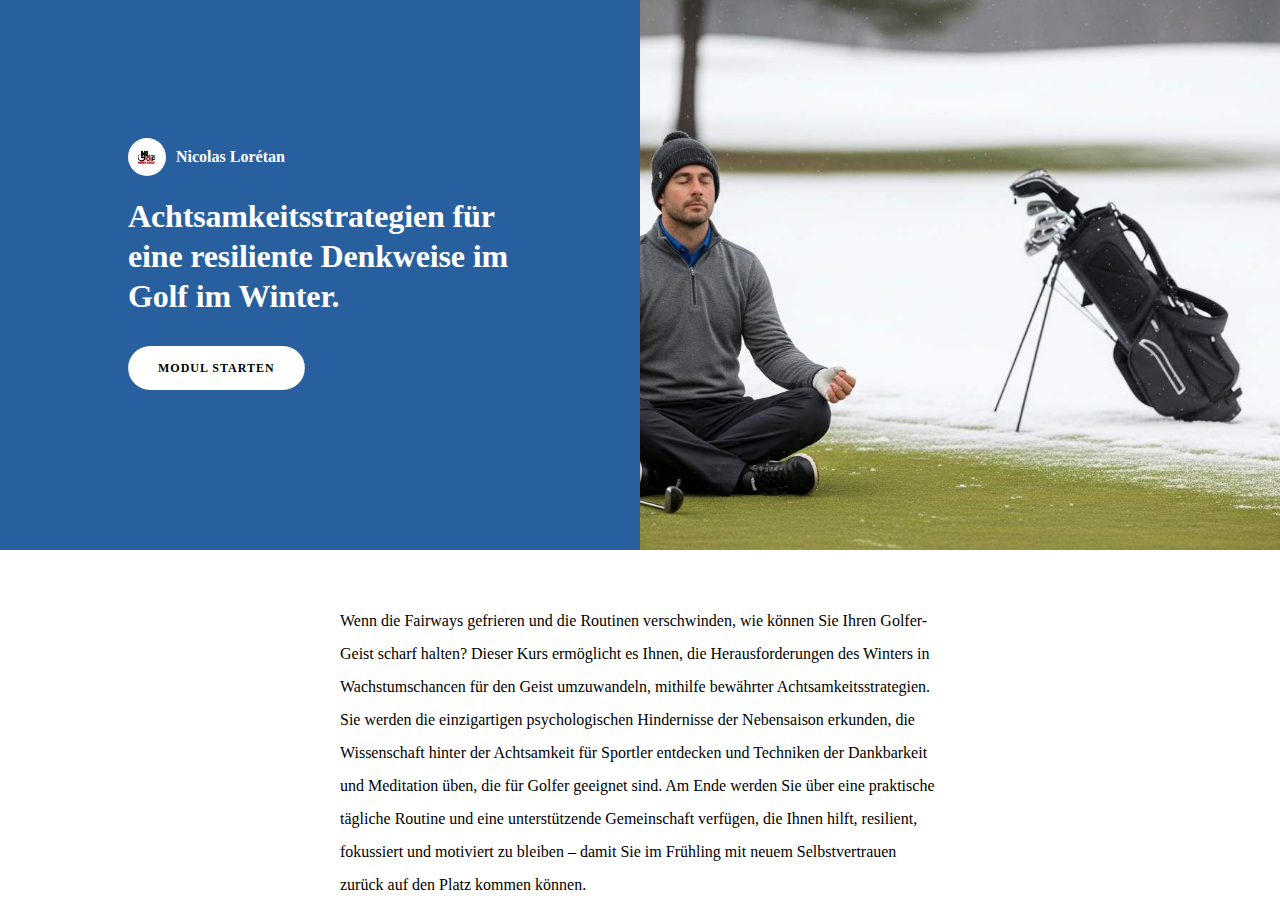
<file: index.html>
<!DOCTYPE html>
<html lang="fr" class="">
  <head>
    <meta http-equiv="X-UA-Compatible" content="IE=edge,chrome=1">
    <meta name="viewport" content="width=device-width, initial-scale=1">
    <meta charset="utf-8">

    <title>Achtsamkeitsstrategien für eine resiliente Denkweise im Golf im Winter.</title>
    <link type="text/css" rel="stylesheet" href="lib/icomoon.css">
    <script type="text/javascript" src="lib/player-0.0.11.min.js"></script>
    <script type="text/javascript" src="lib/lzwcompress.js"></script>

    <!-- Resize Hack -->
    <script type="text/javascript">
      window.resizeTo(screen.width, screen.height);
    </script>
    

    <script id="__ENTRY__" type="application/json">
      {".js":["rise/34b41a7e.js"],".css":["sandbox/4adfab46.css"]}
    </script>

    <script id="__REMOTE_ENTRIES__" type="application/json">
      {"learn_distribution_frontend":{".js":["learn_dist/entry.js"]},"mondrian":{".js":["mondrian/entry.js"]}}
    </script>

    <script>
      (function() {
        const jsonp = {}
        const target = 'raw'

        function shouldLoad() {
          if(['raw', 'review', 'tincan', 'xapi'].includes(target))
            return true

          return window.location.protocol === 'file:'
            || (window !== window.parent && typeof window.parent.IsLmsPresent === 'function')
        }

        function loadModule(manifest) {
          const p = []

          if (manifest['.css'] != null) {
            for (var idx = 0; idx < manifest['.css'].length; idx++) {
              p.push(new Promise((resolve, reject) => {
                var link = document.createElement('link')
                link.onload = resolve
                link.onerror = reject
                link.rel = 'stylesheet'
                link.href = 'lib/' + manifest['.css'][idx]
                document.body.appendChild(link)
              }))
            }
          }

          if (manifest['.js'] != null) {
            for (var idx = 0; idx < manifest['.js'].length; idx++) {
              p.push(new Promise((resolve, reject) => {
                var script = document.createElement('script')
                script.onload = resolve
                script.onerror = reject
                script.src = 'lib/' + manifest['.js'][idx]
                document.body.appendChild(script)
              }))
            }
          }

          return Promise.all(p)
        }

        function deserialize(str) {
          const buffer = Uint8Array.from(atob(str), c => c.charCodeAt(0))
          const json = new TextDecoder().decode(buffer)
          const result = JSON.parse(json)
          return result
        }

        function __preventLoad() {
          let appDiv = document.getElementById('app')
          let errMsgSpan = document.createElement('span')
          let errMsgText = document.createTextNode('Error: Content launched outside of a supported LMS enviroment.')

          errMsgSpan.appendChild(errMsgText)
          appDiv.appendChild(errMsgSpan)

          throw new Error("Content launched outside of a supported LMS enviroment.")
        }

        function __loadEntry() {
          return loadModule(JSON.parse(document.getElementById('__ENTRY__').textContent))
        }

        function __loadRemoteEntry(name) {
          const manifest = JSON.parse(document.getElementById('__REMOTE_ENTRIES__').textContent)
          if (manifest[name] == null) throw new Error(`Missing manifest for remote entry "${name}".`)
          return loadModule(manifest[name])
        }

        async function __fetchCourse() {
          return Promise.resolve(deserialize("[base64]/4oCcIG9kZXIg4oCeS2FubiBpY2ggbWVpbiBOaXZlYXUgd2llZGVyZXJsYW5nZW4/[base64]/[base64]/[base64]/[base64]/[base64]/[base64]/[base64]/[base64]"))
        }

        window.__loadEntry = shouldLoad() ? __loadEntry : __preventLoad
        window.__loadRemoteEntry = __loadRemoteEntry
        window.__fetchCourse = __fetchCourse
      })()
    </script>
  </head>
  <body>
    <div id="app"></div>
    <script type="text/javascript">
  (function(root) {
    window.partnerContent = [];

    function isExport() {
      return true;
    }

    function resolvePath(path) {
      return ('assets/').concat(path);
    }

    function resolveFontPath(font) {
      return ('lib/fonts/').concat(font.key.split('/').reverse()[0]);
    }

    root.Runtime = {
      fetch: window.__fetchCourse,
      isExport: isExport,
      resolvePath: resolvePath,
      resolveFontPath: resolveFontPath
    };
  }(window));
</script>

    
    <script>__loadEntry()</script>
    
  </body>
</html>
</file>
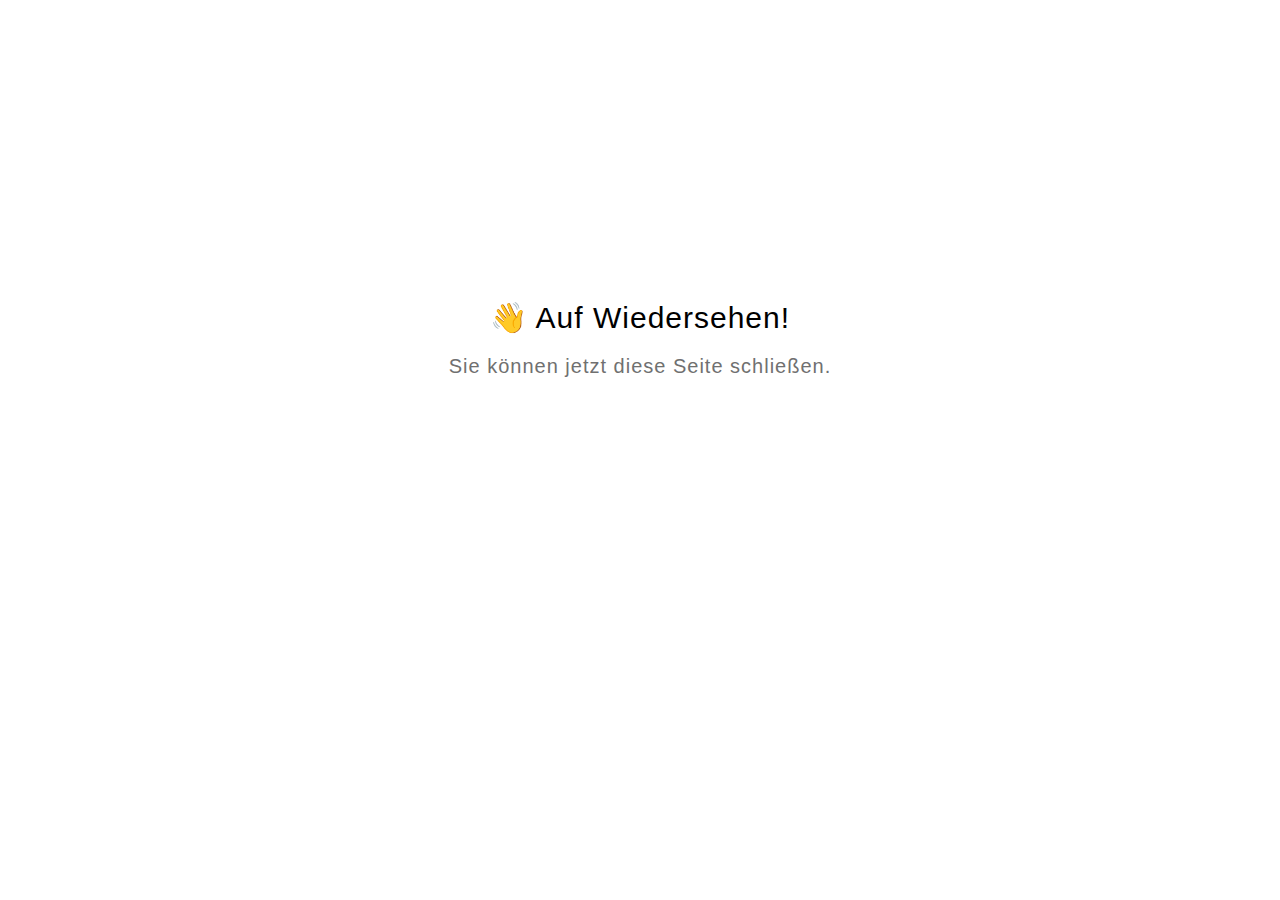
<file: goodbye.html>
<!DOCTYPE html>
<html lang="en">
  <head>
    <title>Goodbye</title>
    <meta charset="utf-8" lang="fr">
    <style>
      html {
        font-size: 20px;
        font-family: 'lato', sans-serif;
        font-weight: lighter;
        letter-spacing: 0.05rem;
      }

      .goodbye-container {
        text-align: center;
        margin-top: 15rem;
      }

      .bye-message {
        font-size: 1.5rem;
      }

      .exit-text {
        color: #707070;
        margin-top: 1rem;
      }
    </style>
  </head>
  <body>
    <div class="goodbye-container">
      <div class="bye-message">👋 Auf Wiedersehen!</div>
      <div class="exit-text">Sie können jetzt diese Seite schließen.</div>
    </div>
  </body>
</html>
</file>
<file: lib/icomoon.css>
@font-face {
	font-family: 'icomoon';
	src:  url('fonts/icomoon.ttf') format('truetype'),
				url('fonts/icomoon.woff') format('woff');
	font-weight: normal;
	font-style: normal;
}

[class^="icon-"], [class*=" icon-"] {
	/* use !important to prevent issues with browser extensions that change fonts */
	font-family: 'icomoon' !important;
	speak: none;
	font-style: normal;
	font-weight: normal;
	font-variant: normal;
	text-transform: none;
	line-height: 1;

	/* Better Font Rendering =========== */
	-webkit-font-smoothing: antialiased;
	-moz-osx-font-smoothing: grayscale;
}

.icon-edit-author-name:before {
	content: "\e976";
}
.icon-lock:before {
	content: "\e977";
}
.icon-checkmark-valid:before {
	content: "\e95d";
}
.icon-close-media-panel:before {
	content: "\e95e";
}
.icon-trash4:before {
	content: "\e95f";
}
.icon-x-invalid-url:before {
	content: "\e960";
}
.icon-attach2:before {
	content: "\e961";
}
.icon-bold:before {
	content: "\e962";
}
.icon-fontcolor:before {
	content: "\e963";
}
.icon-fontsize:before {
	content: "\e964";
}
.icon-italic:before {
	content: "\e965";
}
.icon-link:before {
	content: "\e966";
}
.icon-orderedlist:before {
	content: "\e967";
}
.icon-quote:before {
	content: "\e968";
}
.icon-unorderedlist:before {
	content: "\e969";
}
.icon-feedback:before {
	content: "\e910";
}
.icon-review:before {
	content: "\e911";
}
.icon-customizable:before {
	content: "\e908";
}
.icon-design:before {
	content: "\e909";
}
.icon-interactions:before {
	content: "\e90a";
}
.icon-questions:before {
	content: "\e90b";
}
.icon-scenarios2:before {
	content: "\e90c";
}
.icon-slides:before {
	content: "\e90d";
}
.icon-desktop:before {
	content: "\e902";
}
.icon-expressions:before {
	content: "\e903";
}
.icon-poses:before {
	content: "\e904";
}
.icon-retina:before {
	content: "\e905";
}
.icon-scenarios:before {
	content: "\e906";
}
.icon-transparency:before {
	content: "\e907";
}
.icon-Master-01:before {
	content: "\e934";
}
.icon-Master-02:before {
	content: "\e93a";
}
.icon-Master-03:before {
	content: "\e939";
}
.icon-Master-04:before {
	content: "\e936";
}
.icon-Master-05:before {
	content: "\e93b";
}
.icon-Master-06:before {
	content: "\e935";
}
.icon-Master-07:before {
	content: "\e937";
}
.icon-Master-08:before {
	content: "\e938";
}
.icon-Master-09:before {
	content: "\e922";
}
.icon-Master-10:before {
	content: "\e926";
}
.icon-Master-11:before {
	content: "\e924";
}
.icon-Master-12:before {
	content: "\e928";
}
.icon-Master-13:before {
	content: "\e923";
}
.icon-Master-14:before {
	content: "\e925";
}
.icon-Master-15:before {
	content: "\e929";
}
.icon-Master-16:before {
	content: "\e927";
}
.icon-Master-17:before {
	content: "\e92b";
}
.icon-Master-18:before {
	content: "\e92c";
}
.icon-Master-19:before {
	content: "\e92d";
}
.icon-Master-20:before {
	content: "\e92e";
}
.icon-Master-21:before {
	content: "\e92f";
}
.icon-Master-22:before {
	content: "\e930";
}
.icon-Master-23:before {
	content: "\e931";
}
.icon-Master-24:before {
	content: "\e932";
}
.icon-Master-25:before {
	content: "\e933";
}
.icon-Master-26:before {
	content: "\e92a";
}
.icon-check-circle:before {
	content: "\e803";
}
.icon-trash:before {
	content: "\e804";
}
.icon-rotation:before {
	content: "\e91a";
}
.icon-vector:before {
	content: "\e91b";
}
.icon-mute:before {
	content: "\e90e";
}
.icon-volume:before {
	content: "\e90f";
}
.icon-logo:before {
	content: "\e805";
}
.icon-share:before {
	content: "\e801";
}
.icon-sorting:before {
	content: "\e91c";
}
.icon-more:before {
	content: "\e91d";
}
.icon-copy:before {
	content: "\e951";
}
.icon-clock:before {
	content: "\e915";
}
.icon-quotes-left:before {
	content: "\e918";
}
.icon-list-numbered:before {
	content: "\e916";
}
.icon-list2:before {
	content: "\e917";
}
.icon-plus:before {
	content: "\e60a";
}
.icon-info:before {
	content: "\e974";
}
.icon-cross:before {
	content: "\e913";
}
.icon-checkmark:before {
	content: "\e975";
}
.icon-arrow-up2:before {
	content: "\e959";
}
.icon-arrow-down2:before {
	content: "\e95a";
}
.icon-sort-alpha-asc:before {
	content: "\e912";
}
.icon-rtf:before {
	content: "\e94b";
}
.icon-doc:before {
	content: "\e94a";
}
.icon-pdf:before {
	content: "\e94c";
}
.icon-ppt:before {
	content: "\e94d";
}
.icon-file:before {
	content: "\e94e";
}
.icon-xls:before {
	content: "\e94f";
}
.icon-zip:before {
	content: "\e950";
}
.icon-file-alt:before {
	content: "\e944";
}
.icon-doc-alt:before {
	content: "\e943";
}
.icon-pdf-alt:before {
	content: "\e945";
}
.icon-ppt-alt:before {
	content: "\e946";
}
.icon-rtf-alt:before {
	content: "\e947";
}
.icon-xls-alt:before {
	content: "\e948";
}
.icon-zip-alt:before {
	content: "\e949";
}
.icon-attach:before {
	content: "\e942";
}
.icon-reload:before {
	content: "\e941";
}
.icon-trash2:before {
	content: "\e60d";
}
.icon-arrow-left:before {
	content: "\e608";
}
.icon-arrow-right:before {
	content: "\e609";
}
.icon-check-alt:before {
	content: "\e606";
}
.icon-password-view:before {
	content: "\e972";
}
.icon-password-hide:before {
	content: "\e973";
}
.icon-view-grid:before {
	content: "\e96c";
}
.icon-grid-view:before {
	content: "\e96c";
}
.icon-view-list:before {
	content: "\e96d";
}
.icon-list-view:before {
	content: "\e96d";
}
.icon-blocks:before {
	content: "\e95b";
}
.icon-list3:before {
	content: "\e95c";
}
.icon-export:before {
	content: "\e958";
}
.icon-screencast:before {
	content: "\e957";
}
.icon-cursor:before {
	content: "\e956";
}
.icon-documents:before {
	content: "\e952";
}
.icon-duplicate:before {
	content: "\e952";
}
.icon-trash3:before {
	content: "\e953";
}
.icon-Article:before {
	content: "\e93c";
}
.icon-Interaction:before {
	content: "\e93d";
}
.icon-Quiz:before {
	content: "\e93e";
}
.icon-Video:before {
	content: "\e93f";
}
.icon-trashcan:before {
	content: "\e921";
}
.icon-marker_style:before {
	content: "\e920";
}
.icon-photo:before {
	content: "\e91f";
}
.icon-microphone:before {
	content: "\e91e";
}
.icon-plus2:before {
	content: "\e800";
}
.icon-processing:before {
	content: "\e607";
}
.icon-menu:before {
	content: "\e602";
}
.icon-headset:before {
	content: "\e603";
}
.icon-list:before {
	content: "\e604";
}
.icon-video:before {
	content: "\e605";
}
.icon-mail:before {
	content: "\e954";
}
.icon-remove:before {
	content: "\e955";
}
.icon-up-level-2:before {
	content: "\e96e";
}
.icon-up-level-list-2:before {
	content: "\e96f";
}
.icon-plus-circle:before {
	content: "\e802";
}
.icon-up-level:before {
	content: "\e970";
}
.icon-up-level-list:before {
	content: "\e971";
}
.icon-eye:before {
	content: "\e96b";
}
.icon-tick:before {
	content: "\e900";
}
.icon-check:before {
	content: "\e901";
}
.icon-link-alt:before {
	content: "\e919";
}
.icon-chevron-down:before {
	content: "\e60b";
}
.icon-chevron-up:before {
	content: "\e60c";
}
.icon-chevron-left:before {
	content: "\e600";
}
.icon-chevron:before {
	content: "\e601";
}
.icon-chevron-right:before {
	content: "\e601";
}
.icon-close-small:before {
	content: "\e940";
}
.icon-pie-chart:before {
	content: "\e914";
}
.icon-alert:before {
	content: "\e96a";
}
</file>
